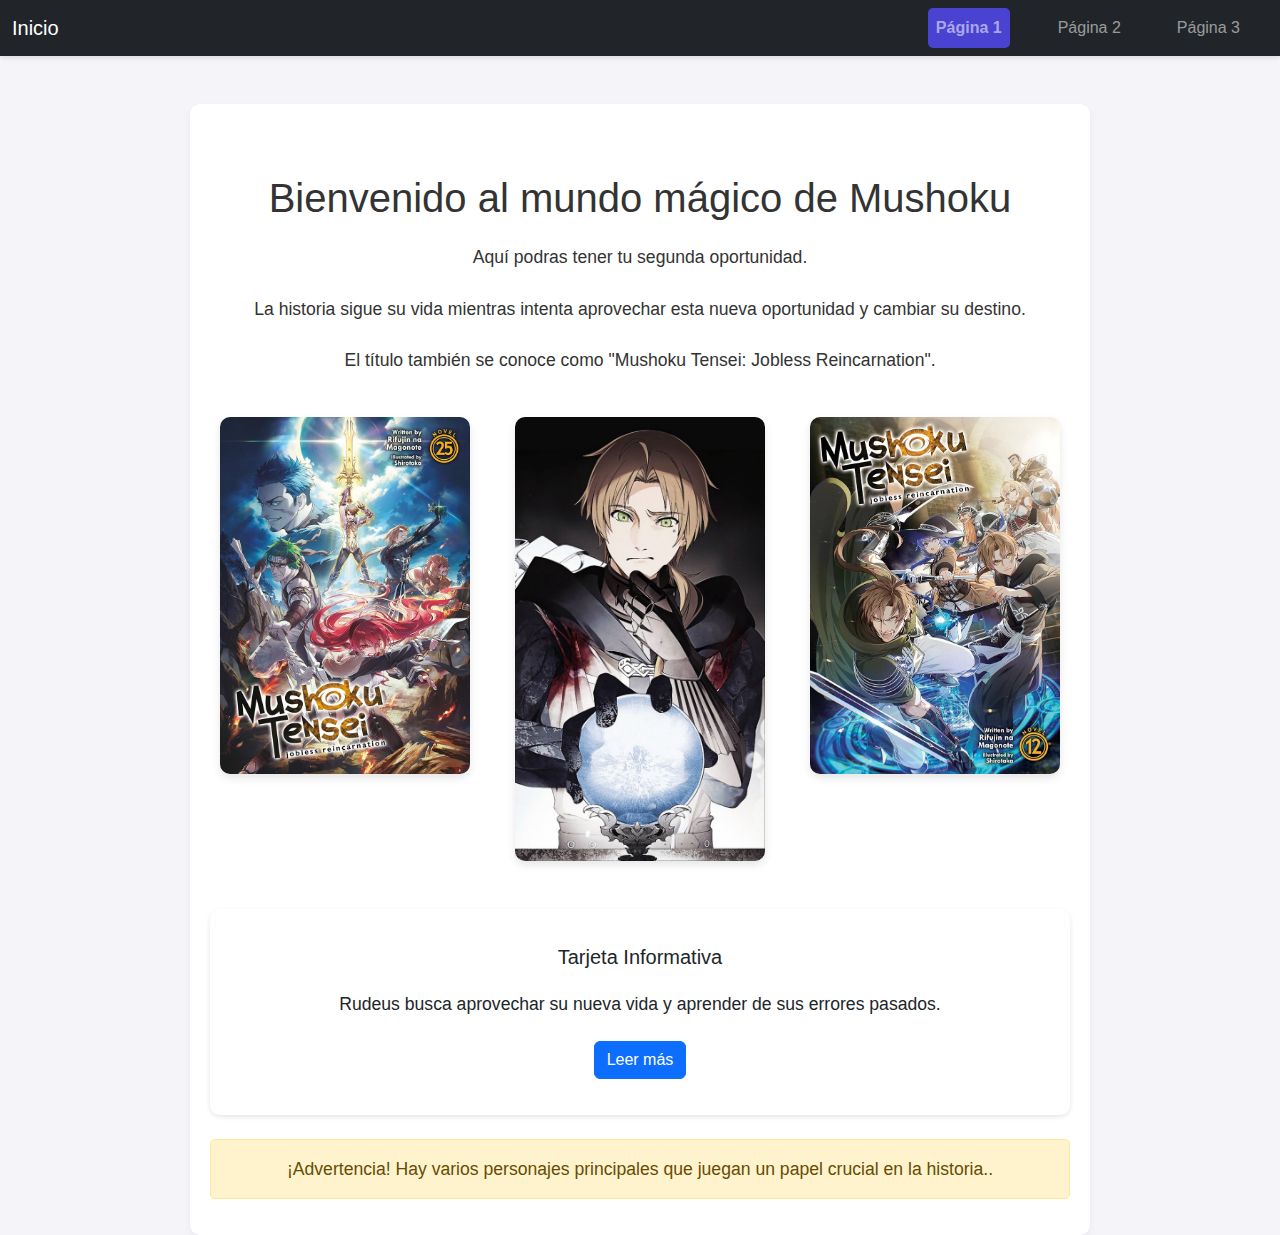
<file: página_1.html>
<!DOCTYPE html>
<html lang="es">

<head>
    <meta charset="UTF-8">
    <meta name="viewport" content="width=device-width, initial-scale=1.0">
    <title>Página 1</title>
    <link href="https://cdn.jsdelivr.net/npm/bootstrap@5.3.0-alpha1/dist/css/bootstrap.min.css" rel="stylesheet">
    <link rel="stylesheet" type="text/css" href="estilo.css">
</head>

<body>
    <nav class="navbar navbar-expand-lg navbar-dark bg-dark">
        <div class="container-fluid">
            <a class="navbar-brand" href="index.html">Inicio</a>
            <div>
                <ul class="navbar-nav me-auto">
                    <li class="nav-item">
                        <a class="nav-link current" href="#">Página 1</a>
                    </li>
                    <li class="nav-item">
                        <a class="nav-link" href="página_2.html">Página 2</a>
                    </li>
                    <li class="nav-item">
                        <a class="nav-link" href="página_3.html">Página 3</a>
                    </li>
                </ul>
            </div>
        </div>
    </nav>

    <div class="container mt-5">
        <h1>Bienvenido al mundo mágico de Mushoku</h1>
        <p>Aquí podras tener tu segunda oportunidad.</p>
        <p>La historia sigue su vida mientras intenta aprovechar esta nueva oportunidad y cambiar su destino.</p>
        <p>El título también se conoce como "Mushoku Tensei: Jobless Reincarnation".</p>

        <div class="row">
            <div class="col">
                <img src="imagenes/Mushoku-15.jpg" alt="Imagen 1">
            </div>
            <div class="col">
                <img src="imagenes/Rudeos.jpg" alt="Imagen 2">
            </div>
            <div class="col">
                <img src="imagenes/Mushoku.jpg" alt="Imagen 3">
            </div>
        </div>


        <div class="card mt-5">
            <div class="card-body">
                <h5 class="card-title">Tarjeta Informativa</h5>
                <p class="card-text">Rudeus busca aprovechar su nueva vida y aprender de sus errores pasados.</p>
                <a href="#" class="btn btn-primary">Leer más</a>
            </div>
        </div>


        <div class="alert alert-warning mt-4" role="alert">
            ¡Advertencia! Hay varios personajes principales que juegan un papel crucial en la historia..
        </div>
    </div>

    <script src="https://cdn.jsdelivr.net/npm/bootstrap@5.3.0-alpha1/dist/js/bootstrap.bundle.min.js"></script>
</body>

</html>
</file>
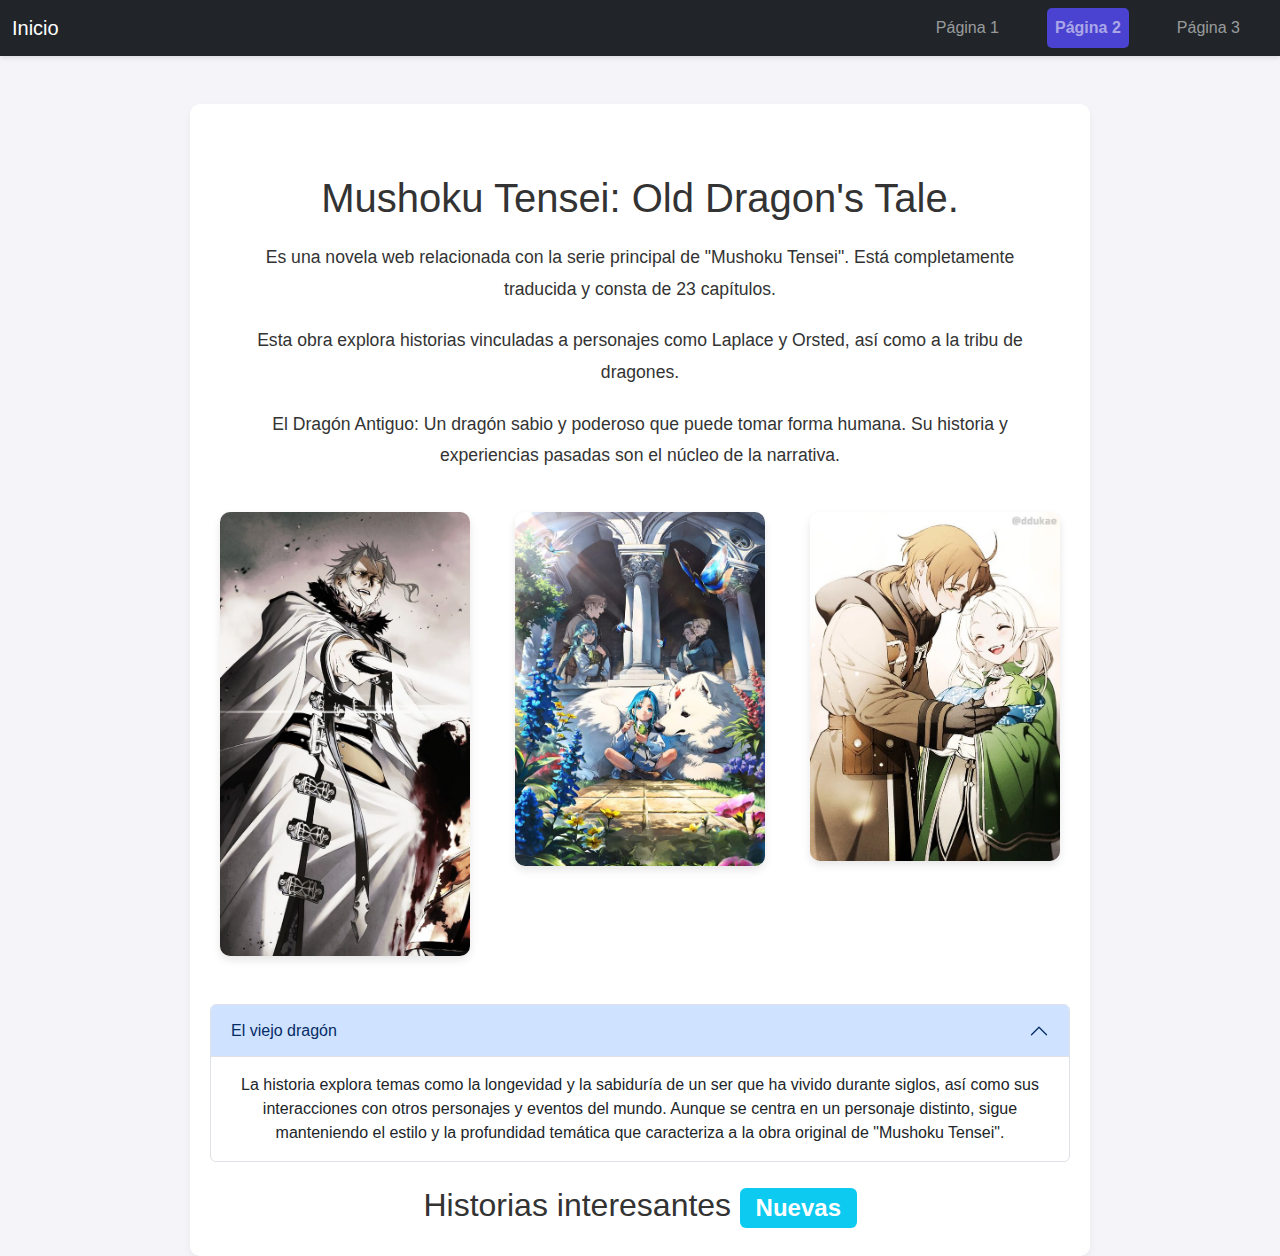
<file: página_2.html>
<!DOCTYPE html>
<html lang="es">

<head>
    <meta charset="UTF-8">
    <meta name="viewport" content="width=device-width, initial-scale=1.0">
    <title>Página 2</title>
    <link href="https://cdn.jsdelivr.net/npm/bootstrap@5.3.0-alpha1/dist/css/bootstrap.min.css" rel="stylesheet">
    <link rel="stylesheet" type="text/css" href="estilo.css">
</head>

<body>
    <nav class="navbar navbar-expand-lg navbar-dark bg-dark">
        <div class="container-fluid">
            <a class="navbar-brand" href="index.html">Inicio</a>
            <div>
                <ul class="navbar-nav me-auto">
                    <li class="nav-item">
                        <a class="nav-link" href="página_1.html">Página 1</a>
                    </li>
                    <li class="nav-item">
                        <a class="nav-link current" href="#">Página 2</a>
                    </li>
                    <li class="nav-item">
                        <a class="nav-link" href="página_3.html">Página 3</a>
                    </li>
                </ul>
            </div>
        </div>
    </nav>

    <div class="container mt-5">
        <h1>Mushoku Tensei: Old Dragon's Tale.</h1>
        <p>Es una novela web relacionada con la serie principal de "Mushoku Tensei". Está completamente traducida y consta de 23 capítulos.</p>
        <p>Esta obra explora historias vinculadas a personajes como Laplace y Orsted, así como a la tribu de dragones. </p>
        <p>El Dragón Antiguo: Un dragón sabio y poderoso que puede tomar forma humana. Su historia y experiencias pasadas son el núcleo de la narrativa.</p>

        <div class="row">
            <div class="col">
                <img src="imagenes/Orsted.jpg" alt="Imagen 1">
            </div>
            <div class="col">
                <img src="imagenes/Lara.jpg" alt="Imagen 2">
            </div>
            <div class="col">
                <img src="imagenes/Sieg.jpg" alt="Imagen 3">
            </div>
        </div>

        <div class="accordion mt-5" id="accordionExample">
            <div class="accordion-item">
                <h2 class="accordion-header" id="headingOne">
                    <button class="accordion-button" type="button" data-bs-toggle="collapse"
                        data-bs-target="#collapseOne" aria-expanded="true" aria-controls="collapseOne">
                        El viejo dragón
                    </button>
                </h2>
                <div id="collapseOne" class="accordion-collapse collapse show" aria-labelledby="headingOne"
                    data-bs-parent="#accordionExample">
                    <div class="accordion-body">
                        La historia explora temas como la longevidad y la sabiduría de un ser que ha vivido durante siglos, así como sus interacciones con otros personajes y eventos del mundo. Aunque se centra en un personaje distinto, sigue manteniendo el estilo y la profundidad temática que caracteriza a la obra original de "Mushoku Tensei".
                    </div>
                </div>
            </div>
        </div>


        <h2 class="mt-4">Historias interesantes <span class="badge bg-info">Nuevas</span></h2>
    </div>

    <script src="https://cdn.jsdelivr.net/npm/bootstrap@5.3.0-alpha1/dist/js/bootstrap.bundle.min.js"></script>
</body>

</html>
</file>
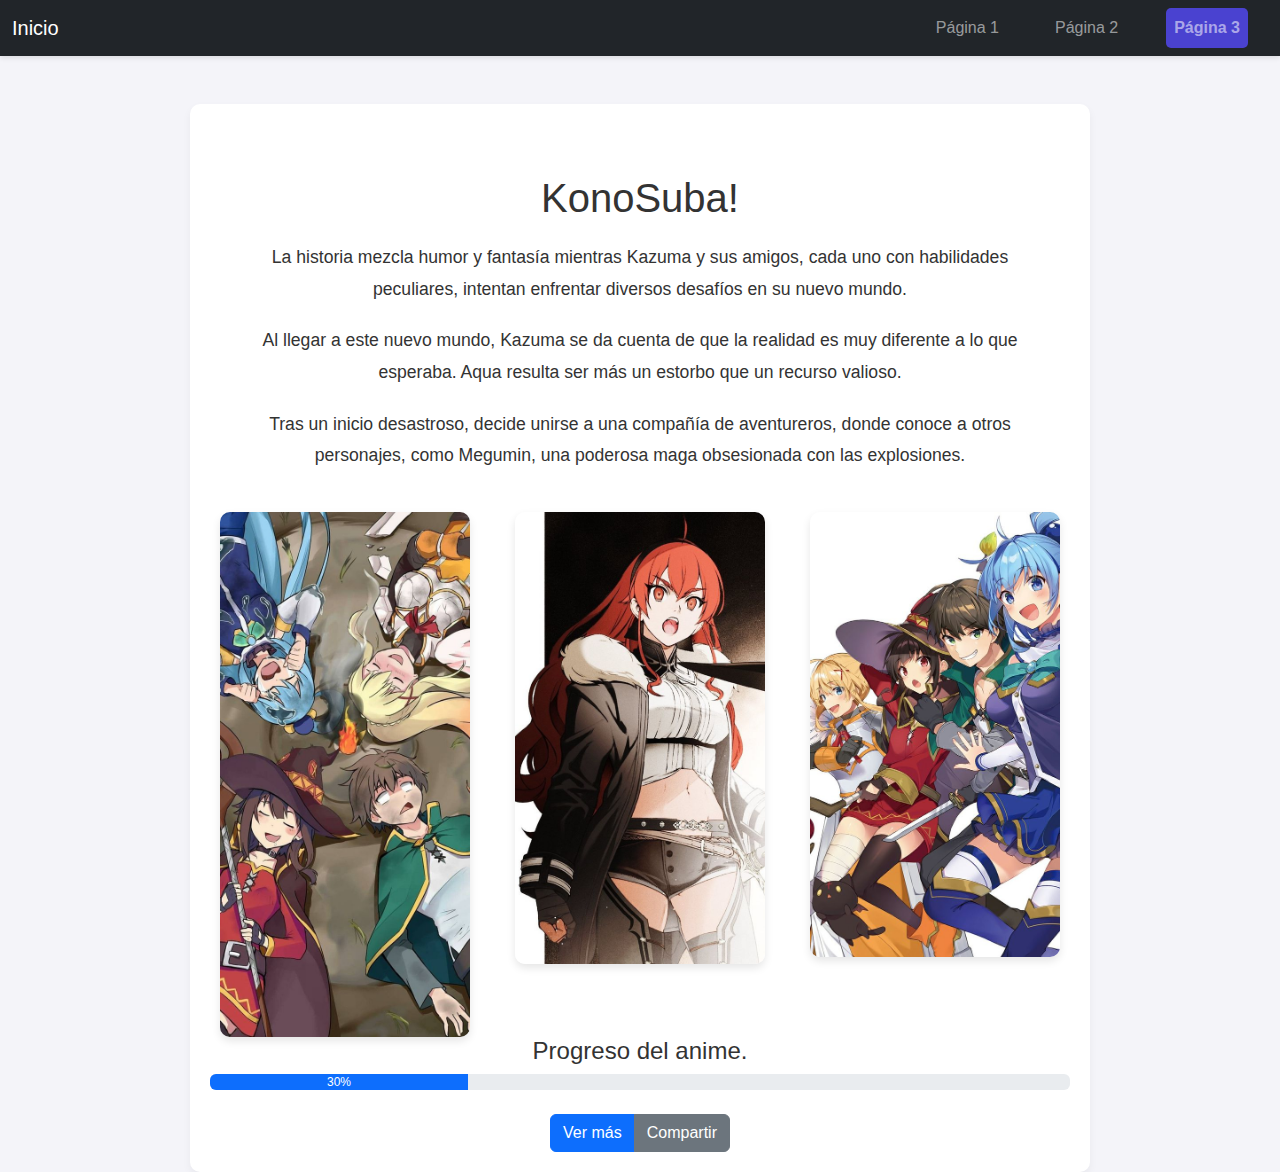
<file: página_3.html>
<!DOCTYPE html>
<html lang="es">
<head>
    <meta charset="UTF-8">
    <meta name="viewport" content="width=device-width, initial-scale=1.0">
    <title>Página 3</title>
    <link href="https://cdn.jsdelivr.net/npm/bootstrap@5.3.0-alpha1/dist/css/bootstrap.min.css" rel="stylesheet">
    <link rel="stylesheet" type="text/css" href="estilo.css">
</head>
<body>
    <nav class="navbar navbar-expand-lg navbar-dark bg-dark">
        <div class="container-fluid">
            <a class="navbar-brand" href="index.html">Inicio</a>
            <div>
                <ul class="navbar-nav me-auto">
                    <li class="nav-item">
                        <a class="nav-link" href="página_1.html">Página 1</a>
                    </li>
                    <li class="nav-item">
                        <a class="nav-link" href="página_2.html">Página 2</a>
                    </li>
                    <li class="nav-item">
                        <a class="nav-link current" href="#">Página 3</a>
                    </li>
                </ul>
            </div>
        </div>
    </nav>

    <div class="container mt-5">
        <h1>KonoSuba!        </h1>
        <p>La historia mezcla humor y fantasía mientras Kazuma y sus amigos, cada uno con habilidades peculiares, intentan enfrentar diversos desafíos en su nuevo mundo.</p>
        <p>Al llegar a este nuevo mundo, Kazuma se da cuenta de que la realidad es muy diferente a lo que esperaba. Aqua resulta ser más un estorbo que un recurso valioso. </p>
        <p>Tras un inicio desastroso, decide unirse a una compañía de aventureros, donde conoce a otros personajes, como Megumin, una poderosa maga obsesionada con las explosiones.</p>
        
        <div class="row">
            <div class="col">
                <img src="imagenes/Konosuba-2.jpg" alt="Imagen 1">
            </div>
            <div class="col">
                <img src="imagenes/Eris.jpg" alt="Imagen 2">
            </div>
            <div class="col">
                <img src="imagenes/Konosuba.jpg" alt="Imagen 3">
            </div>
        </div>

        
        <h4>Progreso del anime.</h4>
        <div class="progress mb-4">
            <div class="progress-bar" role="progressbar" style="width: 30%;" aria-valuenow="70" aria-valuemin="0" aria-valuemax="100">30%</div>
        </div>

        
        <div class="btn-group" role="group" aria-label="Botones de acciones">
            <button type="button" class="btn btn-primary">Ver más</button>
            <button type="button" class="btn btn-secondary">Compartir</button>
        </div>
    </div>

    <script src="https://cdn.jsdelivr.net/npm/bootstrap@5.3.0-alpha1/dist/js/bootstrap.bundle.min.js"></script>
</body>
</html>
</file>
<file: estilo.css>
body {
    font-family: 'Segoe UI', Tahoma, Geneva, Verdana, sans-serif;
    background-color: #f4f4f9;
    color: #333;
    margin: 0;
    padding: 0;
    text-align: center;
}

nav {
    background-color: #6c63ff;
    padding: 15px 0;
    box-shadow: 0 2px 5px rgba(0, 0, 0, 0.1);
}

nav ul {
    list-style-type: none;
    margin: 0;
    padding: 0;
    display: flex;
    justify-content: center;
}

nav ul li {
    margin: 0 20px;
}

nav ul li a {
    color: white;
    text-decoration: none;
    font-size: 18px;
    padding: 10px 15px;
    border-radius: 5px;
    transition: background-color 0.3s ease;
}

nav ul li a:hover {
    background-color: #4a42d0;
}

.current {
    font-weight: bold;
    background-color: #4a42d0;
}

h1 {
    font-size: 2.5em;
    color: #333;
    margin-top: 50px;
}

p {
    font-size: 1.1em;
    line-height: 1.8; 
    margin: 20px auto;
    max-width: 800px;
}

img {
    width: 250px;
    height: auto;
    border-radius: 10px;
    box-shadow: 0 4px 8px rgba(0, 0, 0, 0.1);
    margin-top: 20px;
}

.container {
    margin-top: 50px;
    padding: 20px;
    background-color: white;
    border-radius: 10px;
    box-shadow: 0 4px 8px rgba(0, 0, 0, 0.05);
    max-width: 900px;
    margin-left: auto;
    margin-right: auto;
}

.card {
    background-color: #fff;
    border: none;
    border-radius: 10px;
    box-shadow: 0 2px 5px rgba(0, 0, 0, 0.1);
    margin-top: 30px;
    padding: 20px;
}

.alert {
    font-size: 1.1em;
    border-radius: 5px;
    margin-top: 20px;
}

footer {
    margin-top: 50px;
    padding: 20px;
    background-color: #6c63ff;
    color: white;
    text-align: center;
    border-top: 5px solid #4a42d0;
}
</file>
